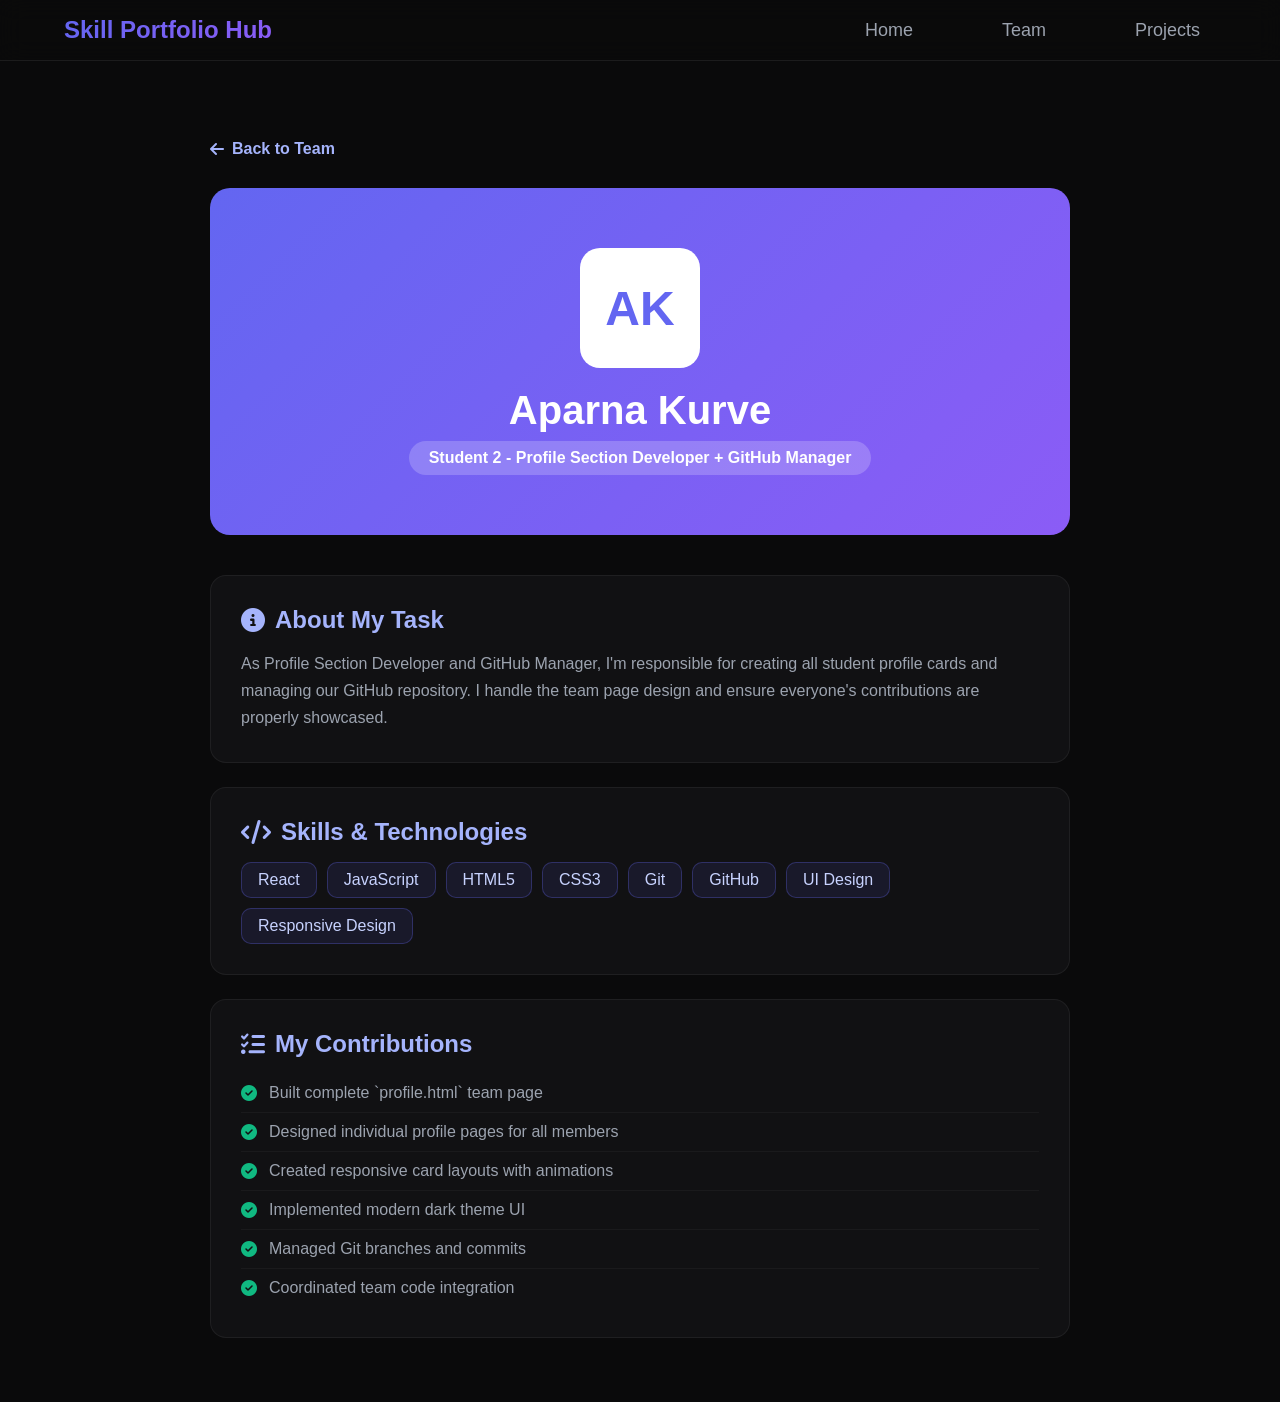
<file: aparna.html>
<!DOCTYPE html>
<html lang="en">
<head>
    <meta charset="UTF-8">
    <meta name="viewport" content="width=device-width, initial-scale=1.0">
    <title>Aparna Kurve - Profile Developer</title>
    <link rel="stylesheet" href="style.css">
    <link href="https://fonts.googleapis.com/css2?family=Inter:wght@300;400;600;700;800&display=swap" rel="stylesheet">
    <link rel="stylesheet" href="https://cdnjs.cloudflare.com/ajax/libs/font-awesome/6.5.1/css/all.min.css">
    <style>
        * {
            margin: 0;
            padding: 0;
            box-sizing: border-box;
        }
        
        body {
            font-family: 'Inter', sans-serif;
            background: #0A0A0B;
            color: #fff;
            min-height: 100vh;
        }

        /* Navbar */
        .navbar {
            background: rgba(10, 10, 11, 0.8);
            backdrop-filter: blur(12px);
            border-bottom: 1px solid rgba(255, 255, 255, 0.08);
            padding: 1rem 5%;
            position: fixed;
            width: 100%;
            top: 0;
            z-index: 100;
            display: flex;
            justify-content: space-between;
            align-items: center;
        }
        .logo {
            font-size: 1.5rem;
            font-weight: 700;
            background: linear-gradient(135deg, #6366F1, #8B5CF6);
            -webkit-background-clip: text;
            -webkit-text-fill-color: transparent;
        }
        .nav-links {
            display: flex;
            gap: 2rem;
            list-style: none;
        }
        .nav-links a {
            color: #9CA3AF;
            text-decoration: none;
            font-weight: 500;
            transition: color 0.3s;
        }
        .nav-links a:hover {
            color: #fff;
        }

        .profile-container {
            max-width: 900px;
            margin: 0 auto;
            padding: 140px 20px 40px;
        }
        .back-btn {
            display: inline-flex;
            align-items: center;
            gap: 8px;
            color: #A5B4FC;
            text-decoration: none;
            margin-bottom: 30px;
            font-weight: 600;
            transition: all 0.3s;
        }
        .back-btn:hover {
            gap: 12px;
        }
        .profile-header {
            background: linear-gradient(135deg, #6366F1, #8B5CF6);
            padding: 60px 40px;
            border-radius: 20px;
            text-align: center;
            margin-bottom: 40px;
        }
        .avatar-big {
            width: 120px;
            height: 120px;
            border-radius: 20px;
            background: white;
            color: #6366F1;
            display: flex;
            align-items: center;
            justify-content: center;
            font-size: 3rem;
            font-weight: 800;
            margin: 0 auto 20px;
        }
        .profile-header h1 {
            font-size: 2.5rem;
            margin-bottom: 8px;
        }
        .role-badge {
            background: rgba(255,255,255,0.2);
            padding: 8px 20px;
            border-radius: 50px;
            display: inline-block;
            font-weight: 600;
        }
        .section {
            background: #111113;
            border: 1px solid rgba(255,255,255,0.06);
            border-radius: 16px;
            padding: 30px;
            margin-bottom: 24px;
        }
        .section h2 {
            font-size: 1.5rem;
            margin-bottom: 16px;
            color: #A5B4FC;
            display: flex;
            align-items: center;
            gap: 10px;
        }
        .section p {
            color: #9CA3AF;
            line-height: 1.7;
        }
        .skills {
            display: flex;
            flex-wrap: wrap;
            gap: 10px;
        }
        .skill {
            background: rgba(99, 102, 241, 0.1);
            border: 1px solid rgba(99, 102, 241, 0.3);
            color: #C7D2FE;
            padding: 8px 16px;
            border-radius: 10px;
            font-weight: 500;
        }
        .contribution-list {
            list-style: none;
            color: #9CA3AF;
        }
        .contribution-list li {
            padding: 10px 0;
            border-bottom: 1px solid rgba(255,255,255,0.04);
            display: flex;
            align-items: center;
            gap: 12px;
        }
        .contribution-list li:last-child {
            border-bottom: none;
        }
        .contribution-list i {
            color: #10B981;
        }
    </style>
</head>
<body>
    <nav class="navbar">
        <h1 class="logo">Skill Portfolio Hub</h1>
        <ul class="nav-links">
            <li><a href="index.html">Home</a></li>
            <li><a href="profile.html">Team</a></li>
            <li><a href="projects.html">Projects</a></li>
        </ul>
    </nav>

    <div class="profile-container">
        <a href="profile.html" class="back-btn">
            <i class="fas fa-arrow-left"></i> Back to Team
        </a>
        
        <div class="profile-header">
            <div class="avatar-big">AK</div>
            <h1>Aparna Kurve</h1>
            <div class="role-badge">Student 2 - Profile Section Developer + GitHub Manager</div>
        </div>

        <div class="section">
            <h2><i class="fas fa-info-circle"></i> About My Task</h2>
            <p>As Profile Section Developer and GitHub Manager, I'm responsible for creating all student profile cards and managing our GitHub repository. I handle the team page design and ensure everyone's contributions are properly showcased.</p>
        </div>

        <div class="section">
            <h2><i class="fas fa-code"></i> Skills & Technologies</h2>
            <div class="skills">
                <span class="skill">React</span>
                <span class="skill">JavaScript</span>
                <span class="skill">HTML5</span>
                <span class="skill">CSS3</span>
                <span class="skill">Git</span>
                <span class="skill">GitHub</span>
                <span class="skill">UI Design</span>
                <span class="skill">Responsive Design</span>
            </div>
        </div>

        <div class="section">
            <h2><i class="fas fa-tasks"></i> My Contributions</h2>
            <ul class="contribution-list">
                <li><i class="fas fa-check-circle"></i> Built complete `profile.html` team page</li>
                <li><i class="fas fa-check-circle"></i> Designed individual profile pages for all members</li>
                <li><i class="fas fa-check-circle"></i> Created responsive card layouts with animations</li>
                <li><i class="fas fa-check-circle"></i> Implemented modern dark theme UI</li>
                <li><i class="fas fa-check-circle"></i> Managed Git branches and commits</li>
                <li><i class="fas fa-check-circle"></i> Coordinated team code integration</li>
            </ul>
        </div>
    </div>
</body>
</html>
</file>
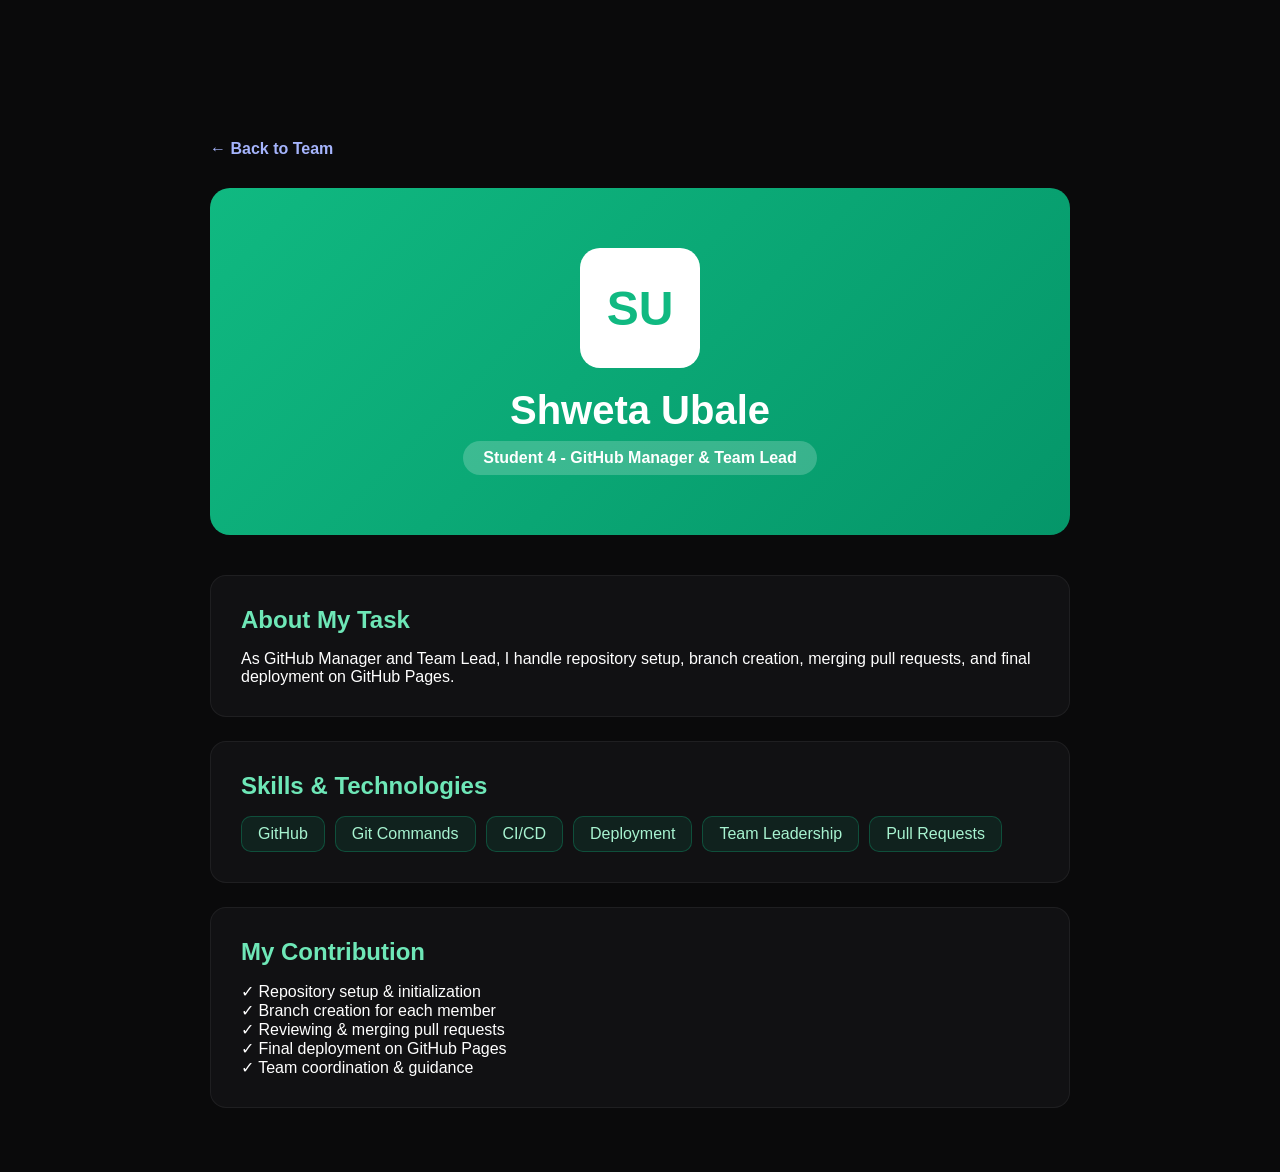
<file: shweta.html>
<!DOCTYPE html>
<html lang="en">
<head>
    <meta charset="UTF-8">
    <meta name="viewport" content="width=device-width, initial-scale=1.0">
    <title>Shweta Ubale - GitHub Manager</title>
    <link rel="stylesheet" href="style.css">
    <style>
        body {
            background: #0A0A0B;
            color: white;
            font-family: 'Inter', sans-serif;
            padding-top: 100px;
        }
        .profile-container {
            max-width: 900px;
            margin: 0 auto;
            padding: 40px 20px;
        }
        .back-btn {
            display: inline-flex;
            align-items: center;
            gap: 8px;
            color: #A5B4FC;
            text-decoration: none;
            margin-bottom: 30px;
            font-weight: 600;
        }
        .profile-header {
            background: linear-gradient(135deg, #10B981, #059669);
            padding: 60px 40px;
            border-radius: 20px;
            text-align: center;
            margin-bottom: 40px;
        }
        .avatar-big {
            width: 120px;
            height: 120px;
            border-radius: 20px;
            background: white;
            color: #10B981;
            display: flex;
            align-items: center;
            justify-content: center;
            font-size: 3rem;
            font-weight: 800;
            margin: 0 auto 20px;
        }
        .profile-header h1 {
            font-size: 2.5rem;
            margin-bottom: 8px;
        }
        .role-badge {
            background: rgba(255,255,255,0.2);
            padding: 8px 20px;
            border-radius: 50px;
            display: inline-block;
            font-weight: 600;
        }
        .section {
            background: #111113;
            border: 1px solid rgba(255,255,255,0.06);
            border-radius: 16px;
            padding: 30px;
            margin-bottom: 24px;
        }
        .section h2 {
            font-size: 1.5rem;
            margin-bottom: 16px;
            color: #6EE7B7;
        }
        .skills {
            display: flex;
            flex-wrap: wrap;
            gap: 10px;
        }
        .skill {
            background: rgba(16, 185, 129, 0.1);
            border: 1px solid rgba(16, 185, 129, 0.3);
            color: #A7F3D0;
            padding: 8px 16px;
            border-radius: 10px;
            font-weight: 500;
        }
    </style>
</head>
<body>
    <div class="profile-container">
        <a href="profile.html" class="back-btn">← Back to Team</a>
        
        <div class="profile-header">
            <div class="avatar-big">SU</div>
            <h1>Shweta Ubale</h1>
            <div class="role-badge">Student 4 - GitHub Manager & Team Lead</div>
        </div>

        <div class="section">
            <h2>About My Task</h2>
            <p>As GitHub Manager and Team Lead, I handle repository setup, branch creation, merging pull requests, and final deployment on GitHub Pages.</p>
        </div>

        <div class="section">
            <h2>Skills & Technologies</h2>
            <div class="skills">
                <span class="skill">GitHub</span>
                <span class="skill">Git Commands</span>
                <span class="skill">CI/CD</span>
                <span class="skill">Deployment</span>
                <span class="skill">Team Leadership</span>
                <span class="skill">Pull Requests</span>
            </div>
        </div>

        <div class="section">
            <h2>My Contribution</h2>
            <p>✓ Repository setup & initialization<br>
               ✓ Branch creation for each member<br>
               ✓ Reviewing & merging pull requests<br>
               ✓ Final deployment on GitHub Pages<br>
               ✓ Team coordination & guidance</p>
        </div>
    </div>
</body>
</html>
</file>
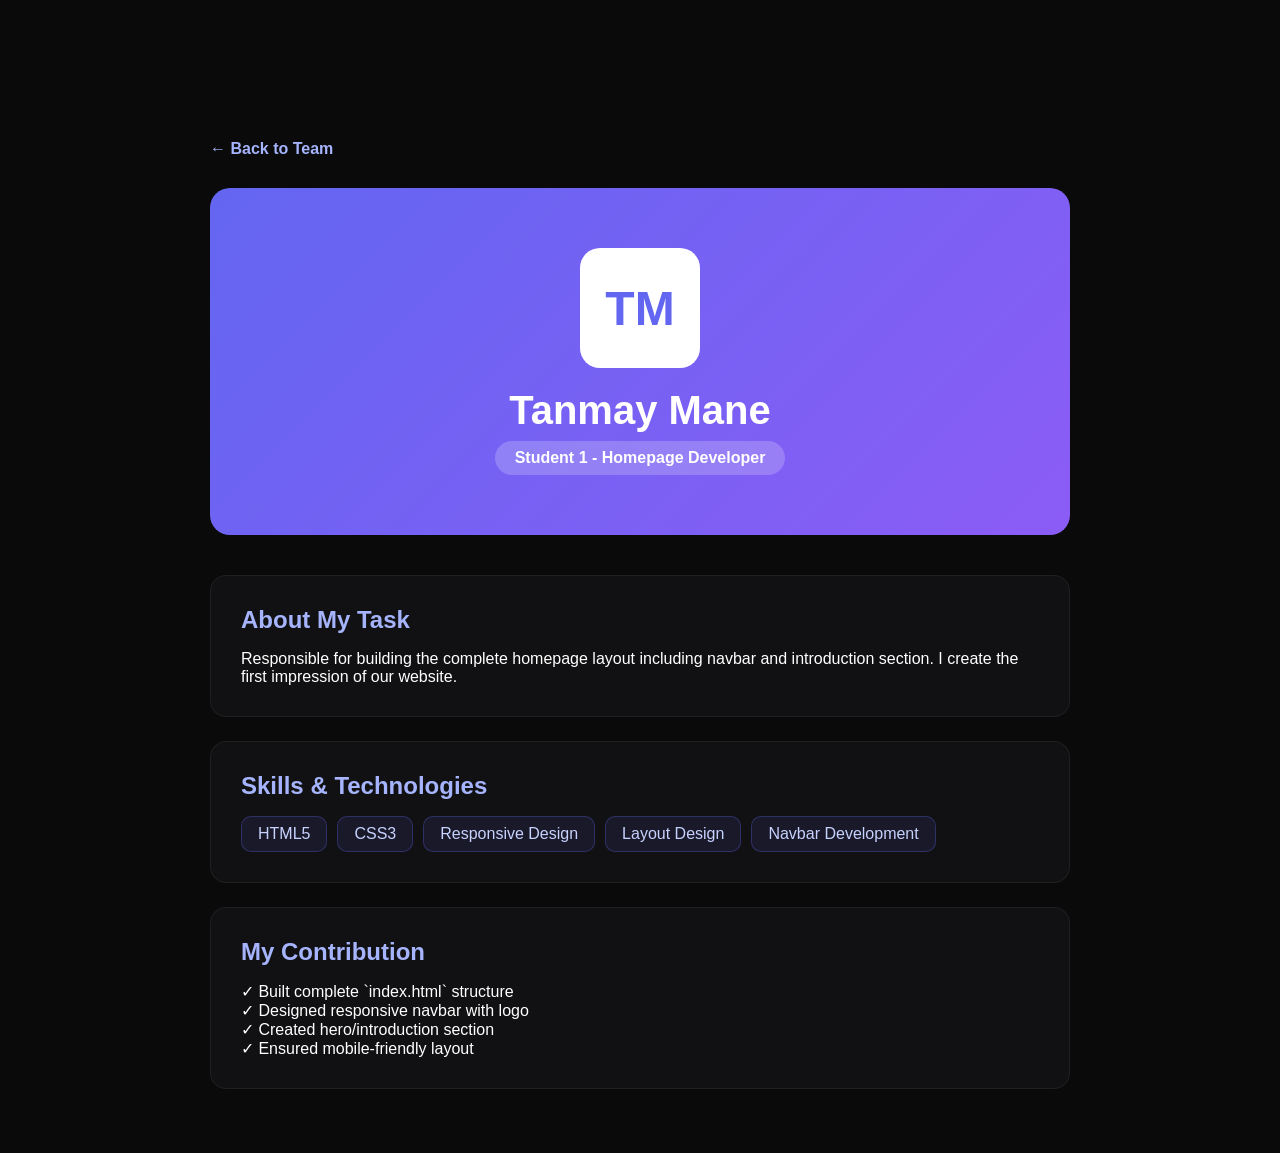
<file: tanmay.html>
<!DOCTYPE html>
<html lang="en">
<head>
    <meta charset="UTF-8">
    <meta name="viewport" content="width=device-width, initial-scale=1.0">
    <title>Tanmay Mane - Homepage Developer</title>
    <link rel="stylesheet" href="style.css">
    <style>
        body {
            background: #0A0A0B;
            color: white;
            font-family: 'Inter', sans-serif;
            padding-top: 100px;
        }
        .profile-container {
            max-width: 900px;
            margin: 0 auto;
            padding: 40px 20px;
        }
        .back-btn {
            display: inline-flex;
            align-items: center;
            gap: 8px;
            color: #A5B4FC;
            text-decoration: none;
            margin-bottom: 30px;
            font-weight: 600;
        }
        .profile-header {
            background: linear-gradient(135deg, #6366F1, #8B5CF6);
            padding: 60px 40px;
            border-radius: 20px;
            text-align: center;
            margin-bottom: 40px;
        }
        .avatar-big {
            width: 120px;
            height: 120px;
            border-radius: 20px;
            background: white;
            color: #6366F1;
            display: flex;
            align-items: center;
            justify-content: center;
            font-size: 3rem;
            font-weight: 800;
            margin: 0 auto 20px;
        }
        .profile-header h1 {
            font-size: 2.5rem;
            margin-bottom: 8px;
        }
        .role-badge {
            background: rgba(255,255,255,0.2);
            padding: 8px 20px;
            border-radius: 50px;
            display: inline-block;
            font-weight: 600;
        }
        .section {
            background: #111113;
            border: 1px solid rgba(255,255,255,0.06);
            border-radius: 16px;
            padding: 30px;
            margin-bottom: 24px;
        }
        .section h2 {
            font-size: 1.5rem;
            margin-bottom: 16px;
            color: #A5B4FC;
        }
        .skills {
            display: flex;
            flex-wrap: wrap;
            gap: 10px;
        }
        .skill {
            background: rgba(99, 102, 241, 0.1);
            border: 1px solid rgba(99, 102, 241, 0.3);
            color: #C7D2FE;
            padding: 8px 16px;
            border-radius: 10px;
            font-weight: 500;
        }
    </style>
</head>
<body>
    <div class="profile-container">
        <a href="profile.html" class="back-btn">← Back to Team</a>
        
        <div class="profile-header">
            <div class="avatar-big">TM</div>
            <h1>Tanmay Mane</h1>
            <div class="role-badge">Student 1 - Homepage Developer</div>
        </div>

        <div class="section">
            <h2>About My Task</h2>
            <p>Responsible for building the complete homepage layout including navbar and introduction section. I create the first impression of our website.</p>
        </div>

        <div class="section">
            <h2>Skills & Technologies</h2>
            <div class="skills">
                <span class="skill">HTML5</span>
                <span class="skill">CSS3</span>
                <span class="skill">Responsive Design</span>
                <span class="skill">Layout Design</span>
                <span class="skill">Navbar Development</span>
            </div>
        </div>

        <div class="section">
            <h2>My Contribution</h2>
            <p>✓ Built complete `index.html` structure<br>
               ✓ Designed responsive navbar with logo<br>
               ✓ Created hero/introduction section<br>
               ✓ Ensured mobile-friendly layout</p>
        </div>
    </div>
</body>
</html>
</file>
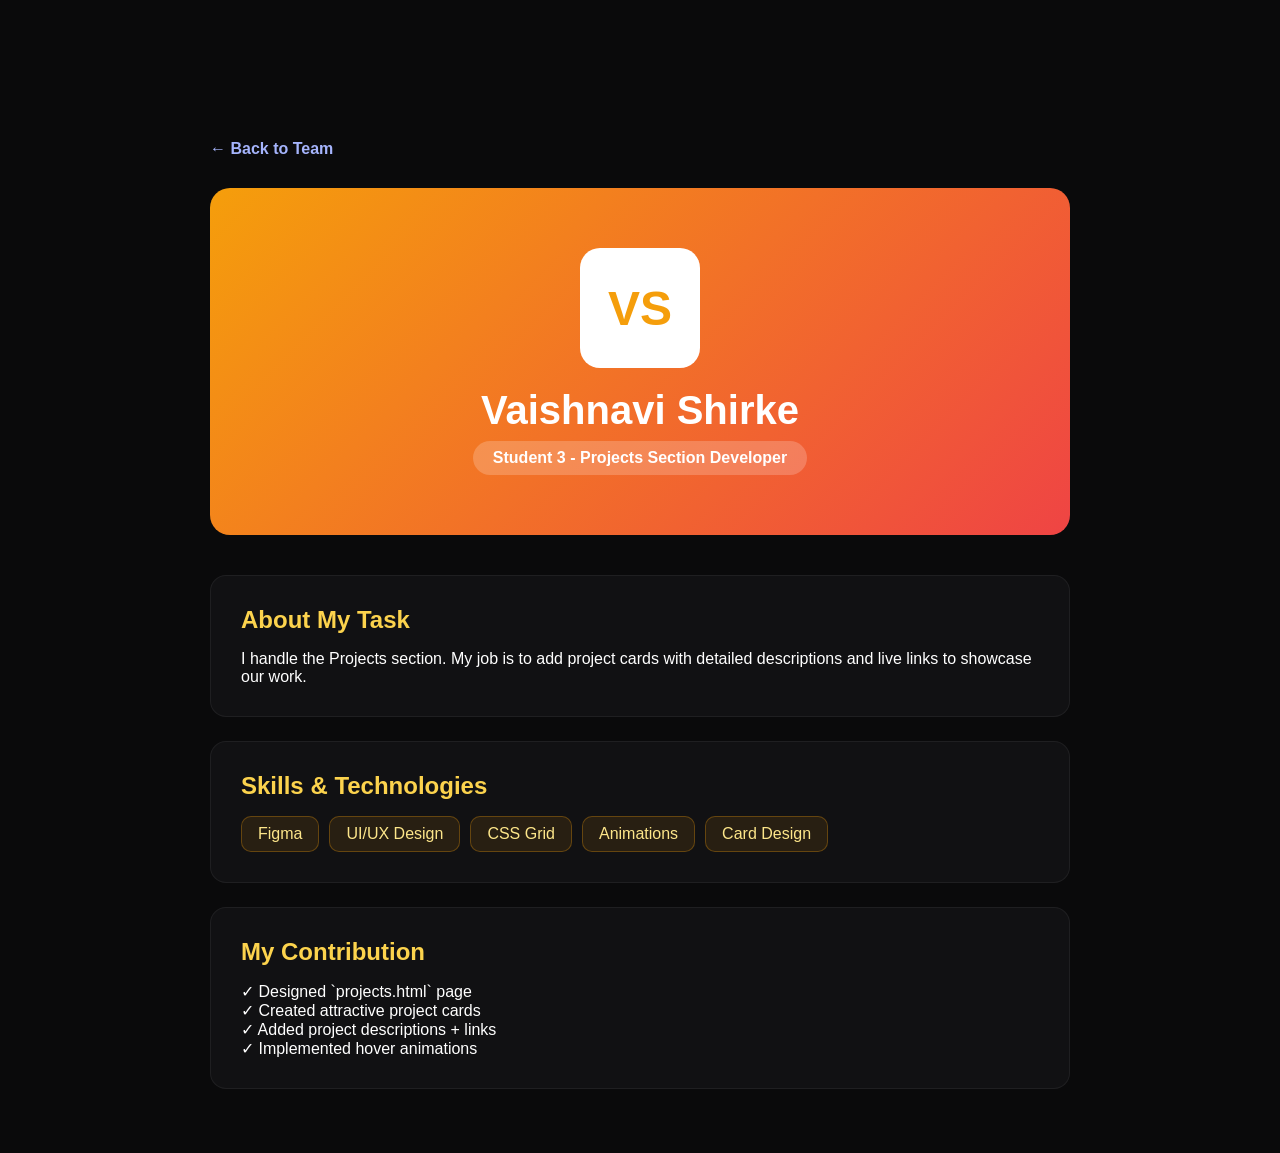
<file: vaishnavi.html>
<!DOCTYPE html>
<html lang="en">
<head>
    <meta charset="UTF-8">
    <meta name="viewport" content="width=device-width, initial-scale=1.0">
    <title>Vaishnavi Shirke - Projects Developer</title>
    <link rel="stylesheet" href="style.css">
    <style>
        body {
            background: #0A0A0B;
            color: white;
            font-family: 'Inter', sans-serif;
            padding-top: 100px;
        }
        .profile-container {
            max-width: 900px;
            margin: 0 auto;
            padding: 40px 20px;
        }
        .back-btn {
            display: inline-flex;
            align-items: center;
            gap: 8px;
            color: #A5B4FC;
            text-decoration: none;
            margin-bottom: 30px;
            font-weight: 600;
        }
        .profile-header {
            background: linear-gradient(135deg, #F59E0B, #EF4444);
            padding: 60px 40px;
            border-radius: 20px;
            text-align: center;
            margin-bottom: 40px;
        }
        .avatar-big {
            width: 120px;
            height: 120px;
            border-radius: 20px;
            background: white;
            color: #F59E0B;
            display: flex;
            align-items: center;
            justify-content: center;
            font-size: 3rem;
            font-weight: 800;
            margin: 0 auto 20px;
        }
        .profile-header h1 {
            font-size: 2.5rem;
            margin-bottom: 8px;
        }
        .role-badge {
            background: rgba(255,255,255,0.2);
            padding: 8px 20px;
            border-radius: 50px;
            display: inline-block;
            font-weight: 600;
        }
        .section {
            background: #111113;
            border: 1px solid rgba(255,255,255,0.06);
            border-radius: 16px;
            padding: 30px;
            margin-bottom: 24px;
        }
        .section h2 {
            font-size: 1.5rem;
            margin-bottom: 16px;
            color: #FCD34D;
        }
        .skills {
            display: flex;
            flex-wrap: wrap;
            gap: 10px;
        }
        .skill {
            background: rgba(245, 158, 11, 0.1);
            border: 1px solid rgba(245, 158, 11, 0.3);
            color: #FDE68A;
            padding: 8px 16px;
            border-radius: 10px;
            font-weight: 500;
        }
    </style>
</head>
<body>
    <div class="profile-container">
        <a href="profile.html" class="back-btn">← Back to Team</a>
        
        <div class="profile-header">
            <div class="avatar-big">VS</div>
            <h1>Vaishnavi Shirke</h1>
            <div class="role-badge">Student 3 - Projects Section Developer</div>
        </div>

        <div class="section">
            <h2>About My Task</h2>
            <p>I handle the Projects section. My job is to add project cards with detailed descriptions and live links to showcase our work.</p>
        </div>

        <div class="section">
            <h2>Skills & Technologies</h2>
            <div class="skills">
                <span class="skill">Figma</span>
                <span class="skill">UI/UX Design</span>
                <span class="skill">CSS Grid</span>
                <span class="skill">Animations</span>
                <span class="skill">Card Design</span>
            </div>
        </div>

        <div class="section">
            <h2>My Contribution</h2>
            <p>✓ Designed `projects.html` page<br>
               ✓ Created attractive project cards<br>
               ✓ Added project descriptions + links<br>
               ✓ Implemented hover animations</p>
        </div>
    </div>
</body>
</html>
</file>
<file: style.css>
/* Reset */
*{
    margin:0;
    padding:0;
    box-sizing:border-box;
    font-family:'Poppins', sans-serif;
}

/* Body */
body{
    background:#0f172a;
    min-height:100vh;
    color:white;
}

/* Navigation */
.navbar{
    background:rgba(15,23,42,0.9);
    backdrop-filter:blur(10px);
    color:white;
    display:flex;
    justify-content:space-between;
    align-items:center;
    padding:15px 60px;
    position:sticky;
    top:0;
    z-index:1000;
    border-bottom:1px solid rgba(255,255,255,0.1);
}

.logo{
    font-size:28px;
    font-weight:700;
    background:linear-gradient(90deg, #38bdf8, #818cf8);
    -webkit-background-clip:text;
    -webkit-text-fill-color:transparent;
    background-clip:text;
}

.nav-links{
    display:flex;
    list-style:none;
}

.nav-links li{
    margin-left:25px;
}

.nav-links a{
    color:white;
    text-decoration:none;
    font-size:18px;
    transition:0.3s;
    padding:8px 16px;
    border-radius:25px;
}

.nav-links a:hover,
.nav-links a.active{
    background:rgba(255,255,255,0.1);
    color:#38bdf8;
}

/* Hero Section */
.hero{
    display:flex;
    justify-content:center;
    align-items:center;
    min-height:90vh;
    padding:20px 60px;
    position:relative;
    overflow:hidden;
}

.hero-content{
    max-width:700px;
    z-index:10;
}

.hero-badge{
    display:inline-block;
    background:rgba(56,189,248,0.1);
    backdrop-filter:blur(10px);
    padding:8px 20px;
    border-radius:30px;
    font-size:14px;
    margin-bottom:20px;
    border:1px solid rgba(56,189,248,0.3);
    color:#38bdf8;
}

.hero h2{
    font-size:52px;
    color:white;
    margin-bottom:20px;
    line-height:1.2;
}

.gradient-text{
    background:linear-gradient(90deg, #38bdf8, #818cf8);
    -webkit-background-clip:text;
    -webkit-text-fill-color:transparent;
    background-clip:text;
}

.hero p{
    font-size:18px;
    line-height:1.7;
    margin-bottom:30px;
    color:rgba(255,255,255,0.9);
}

.hero-buttons{
    display:flex;
    gap:15px;
    margin-bottom:50px;
}

.btn{
    display:inline-block;
    text-decoration:none;
    padding:14px 32px;
    border-radius:30px;
    font-size:16px;
    font-weight:600;
    transition:0.3s;
    cursor:pointer;
}

.btn.primary{
    background:#38bdf8;
    color:#0f172a;
}

.btn.primary:hover{
    transform:translateY(-3px);
    box-shadow:0 10px 30px rgba(56,189,248,0.3);
}

.btn.secondary{
    background:rgba(56,189,248,0.1);
    color:#38bdf8;
    border:2px solid rgba(56,189,248,0.3);
}

.btn.secondary:hover{
    background:rgba(56,189,248,0.2);
    transform:translateY(-3px);
}

/* Stats */
.stats{
    display:flex;
    gap:40px;
    margin-top:40px;
}

.stat-item h3{
    font-size:36px;
    color:#38bdf8;
    margin-bottom:5px;
}

.stat-item p{
    font-size:14px;
    color:rgba(255,255,255,0.8);
    margin:0;
}

/* Hero Visual */
.hero-visual{
    position:absolute;
    right:5%;
    top:50%;
    transform:translateY(-50%);
    width:400px;
    height:400px;
}

.hero-image{
    width:100%;
    height:100%;
    object-fit:cover;
    border-radius:20px;
    box-shadow:0 20px 60px rgba(0,0,0,0.3);
    position:relative;
    z-index:5;
}

.floating-shape{
    position:absolute;
    border-radius:50%;
    opacity:0.6;
    animation:float 6s ease-in-out infinite;
}

.shape-1{
    width:200px;
    height:200px;
    background:linear-gradient(135deg, #38bdf8, #818cf8);
    top:0;
    right:0;
    animation-delay:0s;
}

.shape-2{
    width:150px;
    height:150px;
    background:linear-gradient(135deg, #38bdf8, #0f172a);
    bottom:50px;
    left:50px;
    animation-delay:2s;
}

.shape-3{
    width:100px;
    height:100px;
    background:linear-gradient(135deg, #818cf8, #38bdf8);
    top:100px;
    left:0;
    animation-delay:4s;
}

@keyframes float{
    0%, 100%{
        transform:translateY(0) rotate(0deg);
    }
    50%{
        transform:translateY(-20px) rotate(10deg);
    }
}

/* Features Section */
.features{
    padding:80px 60px;
    background:linear-gradient(145deg, #1e293b, #0f172a);
}

.features-container{
    display:grid;
    grid-template-columns:repeat(auto-fit, minmax(300px, 1fr));
    gap:30px;
    max-width:1200px;
    margin:0 auto;
}

.feature-card{
    background:linear-gradient(145deg, #1e293b, #0f172a);
    padding:40px 30px;
    border-radius:20px;
    text-align:center;
    box-shadow:0 10px 40px rgba(0,0,0,0.3);
    transition:0.3s;
    border:1px solid rgba(56,189,248,0.1);
}

.feature-card:hover{
    transform:translateY(-10px);
    box-shadow:0 20px 50px rgba(56,189,248,0.2);
}

.feature-icon{
    font-size:48px;
    margin-bottom:20px;
}

.feature-card h3{
    font-size:24px;
    color:#38bdf8;
    margin-bottom:15px;
}

.feature-card p{
    color:rgba(255,255,255,0.7);
    line-height:1.6;
    font-size:15px;
}

/* Footer */
footer{
    background:rgba(15,23,42,0.9);
    color:white;
    text-align:center;
    padding:20px;
    backdrop-filter:blur(10px);
    border-top:1px solid rgba(255,255,255,0.1);
}

/* Responsive */
@media(max-width:768px){

    .navbar{
        flex-direction:column;
        padding:15px 30px;
    }

    .nav-links{
        margin-top:15px;
        flex-direction:column;
        align-items:center;
    }

    .nav-links li{
        margin:10px 0;
    }

    .hero{
        flex-direction:column;
        padding:20px 30px;
        text-align:center;
    }

    .hero-content{
        max-width:100%;
    }

    .hero h2{
        font-size:36px;
    }

    .hero p{
        font-size:16px;
    }

    .hero-buttons{
        flex-direction:column;
        align-items:center;
    }

    .stats{
        flex-direction:column;
        gap:20px;
        align-items:center;
    }

    .hero-visual{
        display:none;
    }

    .features{
        padding:60px 30px;
    }
}
/* Unique 3D Flip Card + Glassmorphism by Aparna*/
#profiles {
    padding: 60px 20px;
    background: linear-gradient(135deg, #667eea 0%, #764ba2 100%);
    min-height: 500px;
}

.section-title {
    text-align: center;
    color: white;
    font-size: 2.5rem;
    margin-bottom: 50px;
    text-shadow: 2px 2px 4px rgba(0,0,0,0.3);
}

.profiles-wrapper {
    display: flex;
    flex-wrap: wrap;
    gap: 40px;
    justify-content: center;
    perspective: 1000px;
}

.flip-card {
    background: transparent;
    width: 300px;
    height: 380px;
}

.flip-card-inner {
    position: relative;
    width: 100%;
    height: 100%;
    transition: transform 0.8s;
    transform-style: preserve-3d;
}

.flip-card:hover .flip-card-inner {
    transform: rotateY(180deg);
}

.flip-card-front, .flip-card-back {
    position: absolute;
    width: 100%;
    height: 100%;
    backface-visibility: hidden;
    border-radius: 20px;
    padding: 30px;
    box-shadow: 0 8px 32px rgba(0,0,0,0.3);
    backdrop-filter: blur(10px);
    border: 1px solid rgba(255,255,255,0.2);
}

.flip-card-front {
    background: rgba(255,255,255,0.1);
    color: white;
    text-align: center;
}

.flip-card-back {
    background: rgba(255,255,255,0.95);
    color: #333;
    transform: rotateY(180deg);
}

.profile-img img {
    width: 120px;
    height: 120px;
    border-radius: 50%;
    border: 4px solid rgba(255,255,255,0.5);
    margin-bottom: 20px;
}

.tag {
    background: rgba(255,255,255,0.2);
    padding: 5px 15px;
    border-radius: 20px;
    display: inline-block;
    margin: 10px 0;
}

.hover-text {
    position: absolute;
    bottom: 20px;
    left: 0;
    right: 0;
    font-size: 12px;
    opacity: 0.7;
    animation: bounce 2s infinite;
}

@keyframes bounce {
    0%, 100% { transform: translateY(0); }
    50% { transform: translateY(-5px); }
}

.skill-bar { margin: 20px 0; }
.skill-bar p {
    display: flex;
    justify-content: space-between;
    margin-bottom: 8px;
    font-weight: 600;
    font-size: 14px;
}
.bar {
    height: 8px;
    background: #e0e0e0;
    border-radius: 10px;
    overflow: hidden;
}
.progress {
    height: 100%;
    background: linear-gradient(90deg, #667eea, #764ba2);
    border-radius: 10px;
    animation: fillBar 2s ease-out;
}
@keyframes fillBar {
    from { width: 0; }
}
.social-links { text-align: center; margin-top: 25px; }
.social-links a {
    background: #667eea;
    color: white;
    padding: 8px 20px;
    border-radius: 20px;
    text-decoration: none;
    font-size: 14px;
}

.contact-section {
    padding: 80px 20px;
    display: flex;
    justify-content: center;
    align-items: center;
    background-color: #0f172a; /* adjust to match your dark background if needed */
    color: #fff;
}

.contact-container {
    max-width: 650px;
    width: 100%;
    text-align: center;
}

.contact-container h2 {
    font-size: 2rem;
    margin-bottom: 10px;
}

.contact-container p {
    color: #94a3b8;
    margin-bottom: 30px;
}

.contact-form {
    display: flex;
    flex-direction: column;
    gap: 18px;
    text-align: left;
}

.form-group {
    display: flex;
    flex-direction: column;
    gap: 6px;
}

.form-group label {
    font-size: 0.9rem;
    font-weight: 500;
    color: #e2e8f0;
}

.form-group input,
.form-group textarea {
    width: 100%;
    padding: 12px 16px;
    border-radius: 8px;
    border: 1px solid #334155;
    background: #1e293b;
    color: #fff;
    font-family: inherit;
    outline: none;
    transition: border-color 0.3s ease;
}

.form-group input:focus,
.form-group textarea:focus {
    border-color: #6366f1;
}

.contact-form button {
    margin-top: 10px;
    cursor: pointer;
    border: none;
}
</file>
